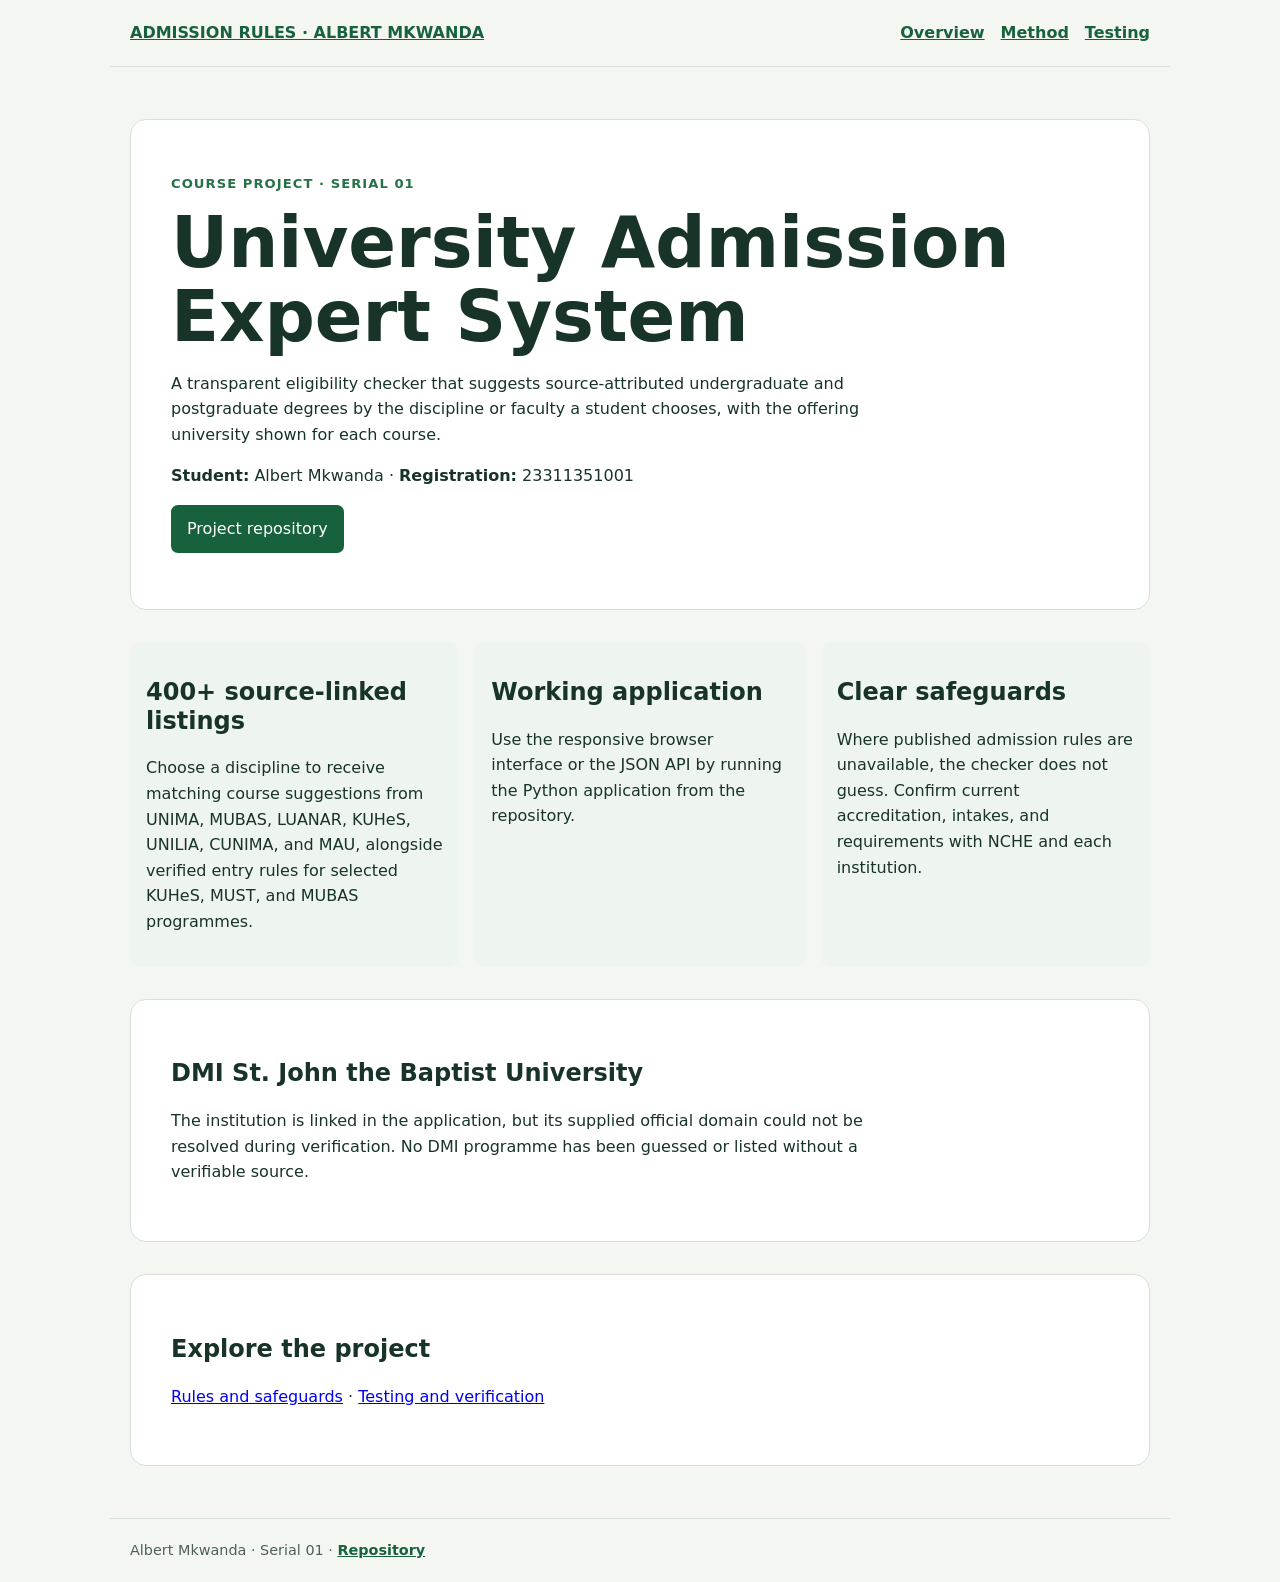
<file: docs/index.html>
<!doctype html>
<html lang="en">
<head>
  <meta charset="utf-8">
  <meta name="viewport" content="width=device-width, initial-scale=1">
  <meta name="description" content="Albert Mkwanda's rule-based university admission expert-system project.">
  <title>Admission Expert System | Albert Mkwanda</title>
  <link rel="stylesheet" href="assets/site.css">
</head>
<body>
  <header>
    <a href="index.html">ADMISSION RULES · ALBERT MKWANDA</a>
    <nav aria-label="Main navigation"><a href="index.html" aria-current="page">Overview</a><a href="methodology.html">Method</a><a href="results.html">Testing</a></nav>
  </header>
  <main>
    <section class="hero">
      <p class="eyebrow">Course project · Serial 01</p>
      <h1>University Admission Expert System</h1>
      <p>A transparent eligibility checker that suggests source-attributed undergraduate and postgraduate degrees by the discipline or faculty a student chooses, with the offering university shown for each course.</p>
      <p><strong>Student:</strong> Albert Mkwanda · <strong>Registration:</strong> 23311351001</p>
      <p><a class="button" href="https://github.com/AlbertMkwanda/university-admission-expert-system">Project repository</a></p>
    </section>
    <section class="grid">
      <article><h2>400+ source-linked listings</h2><p>Choose a discipline to receive matching course suggestions from UNIMA, MUBAS, LUANAR, KUHeS, UNILIA, CUNIMA, and MAU, alongside verified entry rules for selected KUHeS, MUST, and MUBAS programmes.</p></article>
      <article><h2>Working application</h2><p>Use the responsive browser interface or the JSON API by running the Python application from the repository.</p></article>
      <article><h2>Clear safeguards</h2><p>Where published admission rules are unavailable, the checker does not guess. Confirm current accreditation, intakes, and requirements with NCHE and each institution.</p></article>
    </section>
    <section class="panel"><h2>DMI St. John the Baptist University</h2><p>The institution is linked in the application, but its supplied official domain could not be resolved during verification. No DMI programme has been guessed or listed without a verifiable source.</p></section>
    <section class="panel"><h2>Explore the project</h2><p><a href="methodology.html">Rules and safeguards</a> · <a href="results.html">Testing and verification</a></p></section>
  </main>
  <footer>Albert Mkwanda · Serial 01 · <a href="https://github.com/AlbertMkwanda/university-admission-expert-system">Repository</a></footer>
</body>
</html>
</file>
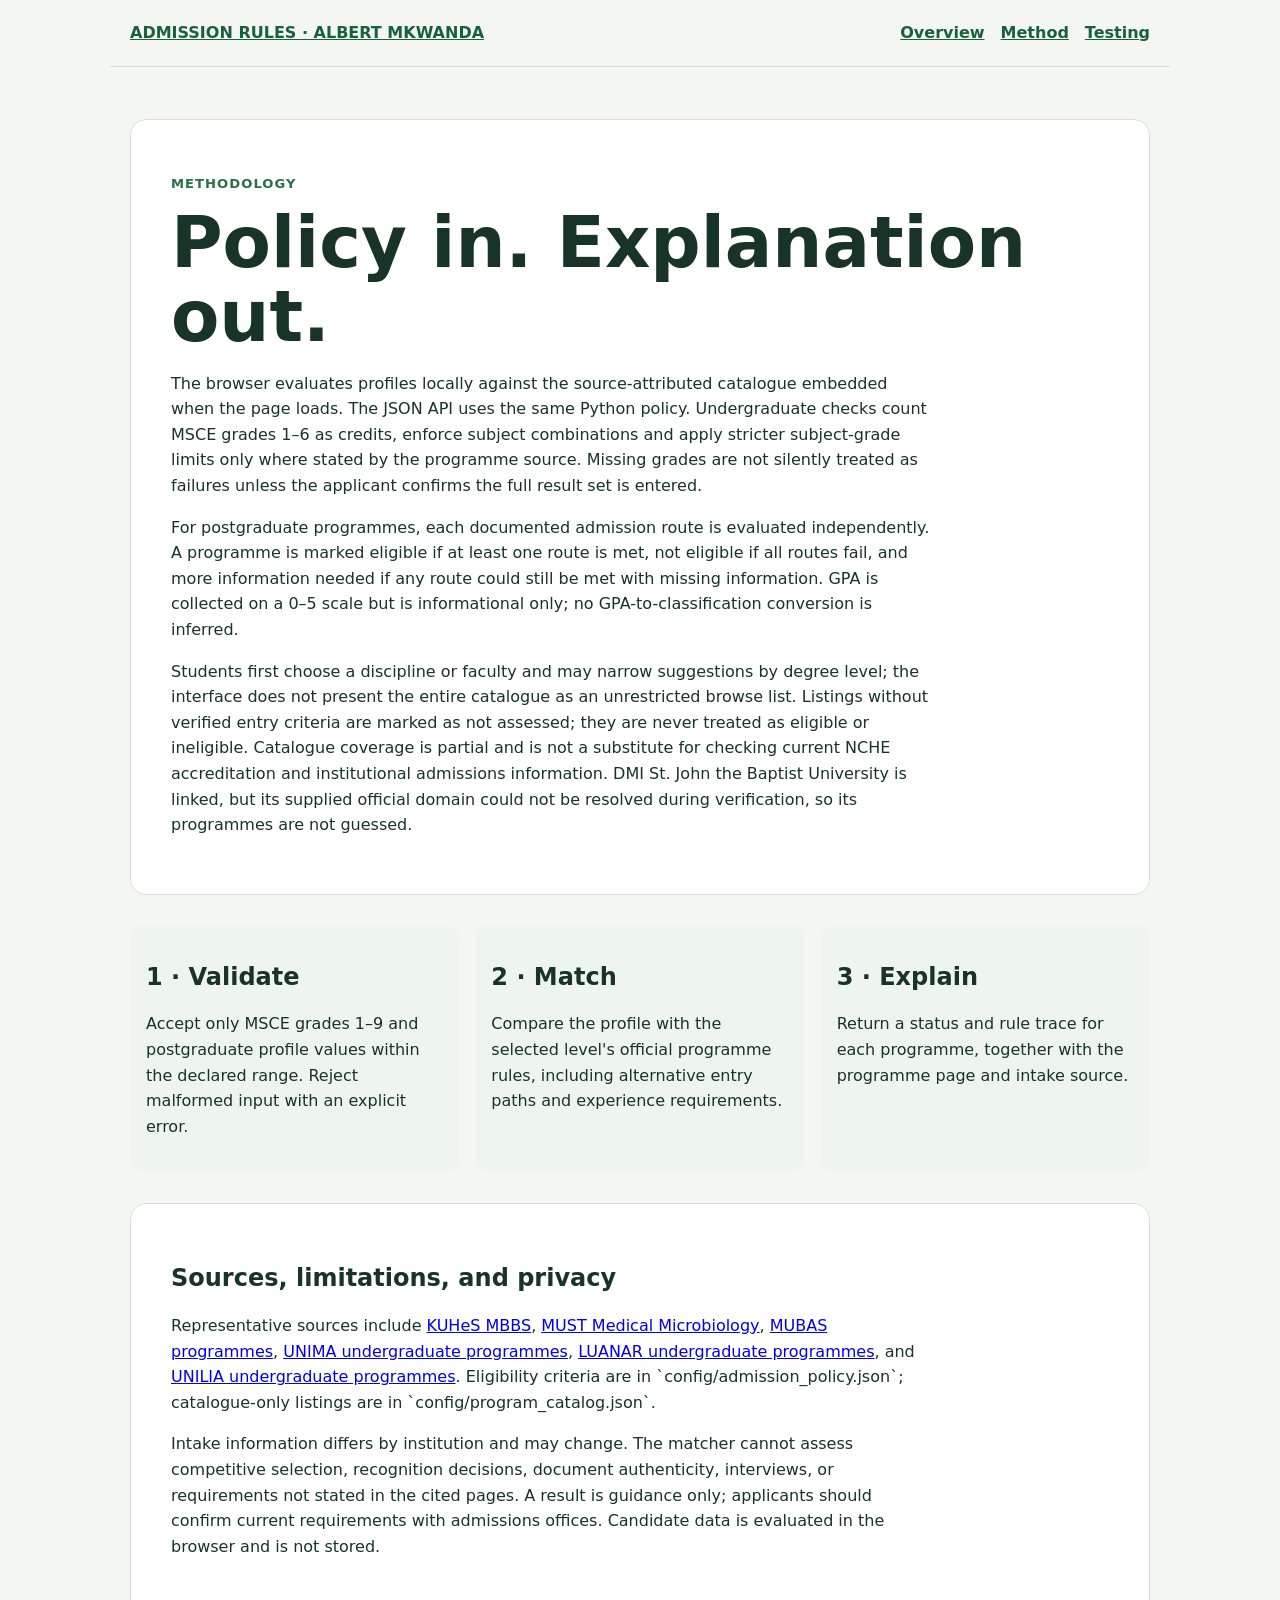
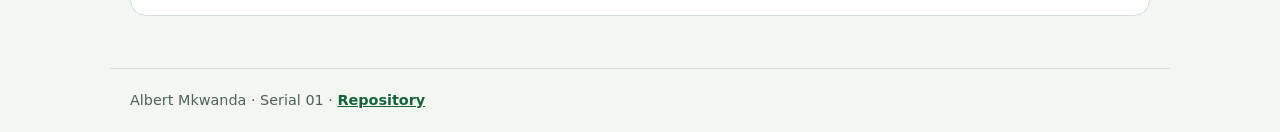
<file: docs/methodology.html>
<!doctype html>
<html lang="en">
<head>
  <meta charset="utf-8">
  <meta name="viewport" content="width=device-width, initial-scale=1">
  <meta name="description" content="Admission expert-system rules, validation, and limitations.">
  <title>Method | Admission Expert System</title>
  <link rel="stylesheet" href="assets/site.css">
</head>
<body>
  <header>
    <a href="index.html">ADMISSION RULES · ALBERT MKWANDA</a>
    <nav aria-label="Main navigation"><a href="index.html">Overview</a><a href="methodology.html" aria-current="page">Method</a><a href="results.html">Testing</a></nav>
  </header>
  <main>
    <section class="hero">
      <p class="eyebrow">Methodology</p>
      <h1>Policy in. Explanation out.</h1>
      <p>The browser evaluates profiles locally against the source-attributed catalogue embedded when the page loads. The JSON API uses the same Python policy. Undergraduate checks count MSCE grades 1–6 as credits, enforce subject combinations and apply stricter subject-grade limits only where stated by the programme source. Missing grades are not silently treated as failures unless the applicant confirms the full result set is entered.</p>
      <p>For postgraduate programmes, each documented admission route is evaluated independently. A programme is marked eligible if at least one route is met, not eligible if all routes fail, and more information needed if any route could still be met with missing information. GPA is collected on a 0–5 scale but is informational only; no GPA-to-classification conversion is inferred.</p>
      <p>Students first choose a discipline or faculty and may narrow suggestions by degree level; the interface does not present the entire catalogue as an unrestricted browse list. Listings without verified entry criteria are marked as not assessed; they are never treated as eligible or ineligible. Catalogue coverage is partial and is not a substitute for checking current NCHE accreditation and institutional admissions information. DMI St. John the Baptist University is linked, but its supplied official domain could not be resolved during verification, so its programmes are not guessed.</p>
    </section>
    <section class="grid">
      <article><h2>1 · Validate</h2><p>Accept only MSCE grades 1–9 and postgraduate profile values within the declared range. Reject malformed input with an explicit error.</p></article>
      <article><h2>2 · Match</h2><p>Compare the profile with the selected level's official programme rules, including alternative entry paths and experience requirements.</p></article>
      <article><h2>3 · Explain</h2><p>Return a status and rule trace for each programme, together with the programme page and intake source.</p></article>
    </section>
    <section class="panel"><h2>Sources, limitations, and privacy</h2>
      <p>Representative sources include <a href="https://www.kuhes.ac.mw/bachelor-of-medicine-bachelor-of-surgery/">KUHeS MBBS</a>, <a href="https://www.must.ac.mw/programs/bsc-in-medical-microbiology/details">MUST Medical Microbiology</a>, <a href="https://www.mubas.ac.mw/programmes">MUBAS programmes</a>, <a href="https://www.unima.ac.mw/teaching/programmes-a-z">UNIMA undergraduate programmes</a>, <a href="https://www.luanar.ac.mw/students/undergraduateprograms.php">LUANAR undergraduate programmes</a>, and <a href="https://unilia.ac.mw/undergraduate/">UNILIA undergraduate programmes</a>. Eligibility criteria are in `config/admission_policy.json`; catalogue-only listings are in `config/program_catalog.json`.</p>
      <p>Intake information differs by institution and may change. The matcher cannot assess competitive selection, recognition decisions, document authenticity, interviews, or requirements not stated in the cited pages. A result is guidance only; applicants should confirm current requirements with admissions offices. Candidate data is evaluated in the browser and is not stored.</p>
    </section>
  </main>
  <footer>Albert Mkwanda · Serial 01 · <a href="https://github.com/AlbertMkwanda/university-admission-expert-system">Repository</a></footer>
</body>
</html>
</file>
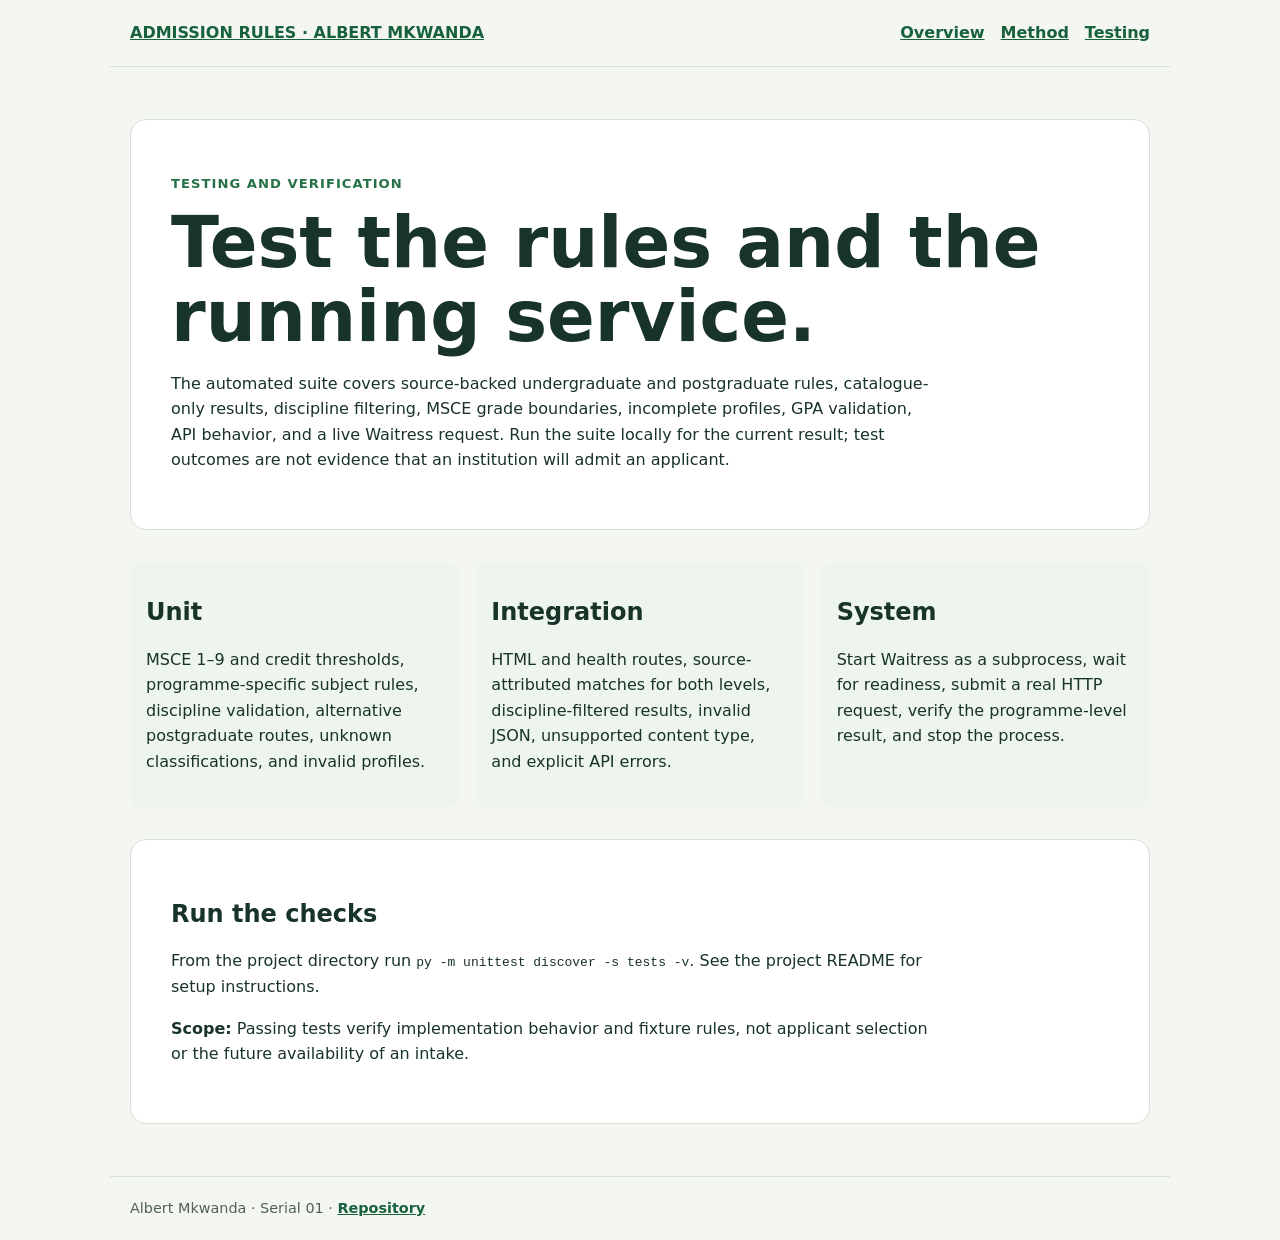
<file: docs/results.html>
<!doctype html>
<html lang="en">
<head>
  <meta charset="utf-8">
  <meta name="viewport" content="width=device-width, initial-scale=1">
  <meta name="description" content="Verification plan for the admission expert system.">
  <title>Testing | Admission Expert System</title>
  <link rel="stylesheet" href="assets/site.css">
</head>
<body>
  <header>
    <a href="index.html">ADMISSION RULES · ALBERT MKWANDA</a>
    <nav aria-label="Main navigation"><a href="index.html">Overview</a><a href="methodology.html">Method</a><a href="results.html" aria-current="page">Testing</a></nav>
  </header>
  <main>
    <section class="hero">
      <p class="eyebrow">Testing and verification</p>
      <h1>Test the rules and the running service.</h1>
      <p>The automated suite covers source-backed undergraduate and postgraduate rules, catalogue-only results, discipline filtering, MSCE grade boundaries, incomplete profiles, GPA validation, API behavior, and a live Waitress request. Run the suite locally for the current result; test outcomes are not evidence that an institution will admit an applicant.</p>
    </section>
    <section class="grid">
      <article><h2>Unit</h2><p>MSCE 1–9 and credit thresholds, programme-specific subject rules, discipline validation, alternative postgraduate routes, unknown classifications, and invalid profiles.</p></article>
      <article><h2>Integration</h2><p>HTML and health routes, source-attributed matches for both levels, discipline-filtered results, invalid JSON, unsupported content type, and explicit API errors.</p></article>
      <article><h2>System</h2><p>Start Waitress as a subprocess, wait for readiness, submit a real HTTP request, verify the programme-level result, and stop the process.</p></article>
    </section>
    <section class="panel"><h2>Run the checks</h2><p>From the project directory run <code>py -m unittest discover -s tests -v</code>. See the project README for setup instructions.</p><p><strong>Scope:</strong> Passing tests verify implementation behavior and fixture rules, not applicant selection or the future availability of an intake.</p></section>
  </main>
  <footer>Albert Mkwanda · Serial 01 · <a href="https://github.com/AlbertMkwanda/university-admission-expert-system">Repository</a></footer>
</body>
</html>
</file>
<file: docs/assets/site.css>
:root{font-family:system-ui,sans-serif;color:#183328;background:#f4f6f2;line-height:1.6}*{box-sizing:border-box}body{margin:0}header,main,footer{max-width:1060px;margin:auto;padding:1.25rem}header{display:flex;justify-content:space-between;align-items:center;gap:1rem;border-bottom:1px solid #d6e0d8}header a,footer a{color:#17623c;font-weight:700}nav{display:flex;gap:1rem;flex-wrap:wrap}.hero,.panel{background:white;border:1px solid #d6e0d8;border-radius:16px;padding:clamp(1.25rem,4vw,2.5rem);margin:2rem 0}.eyebrow{color:#267148;text-transform:uppercase;font-weight:700;letter-spacing:.08em;font-size:.82rem}h1{font-size:clamp(2.2rem,6vw,4.4rem);line-height:1.05;margin:.5rem 0 1rem}h2{line-height:1.2}p,li{max-width:75ch}a.button{display:inline-block;background:#17623c;color:white;padding:.7rem 1rem;border-radius:7px;text-decoration:none}.grid{display:grid;grid-template-columns:repeat(auto-fit,minmax(220px,1fr));gap:1rem}.grid article{background:#eef5ef;padding:1rem;border-radius:10px}footer{border-top:1px solid #d6e0d8;color:#4f6257;font-size:.9rem}@media(max-width:600px){header{align-items:flex-start;flex-direction:column}}
</file>
